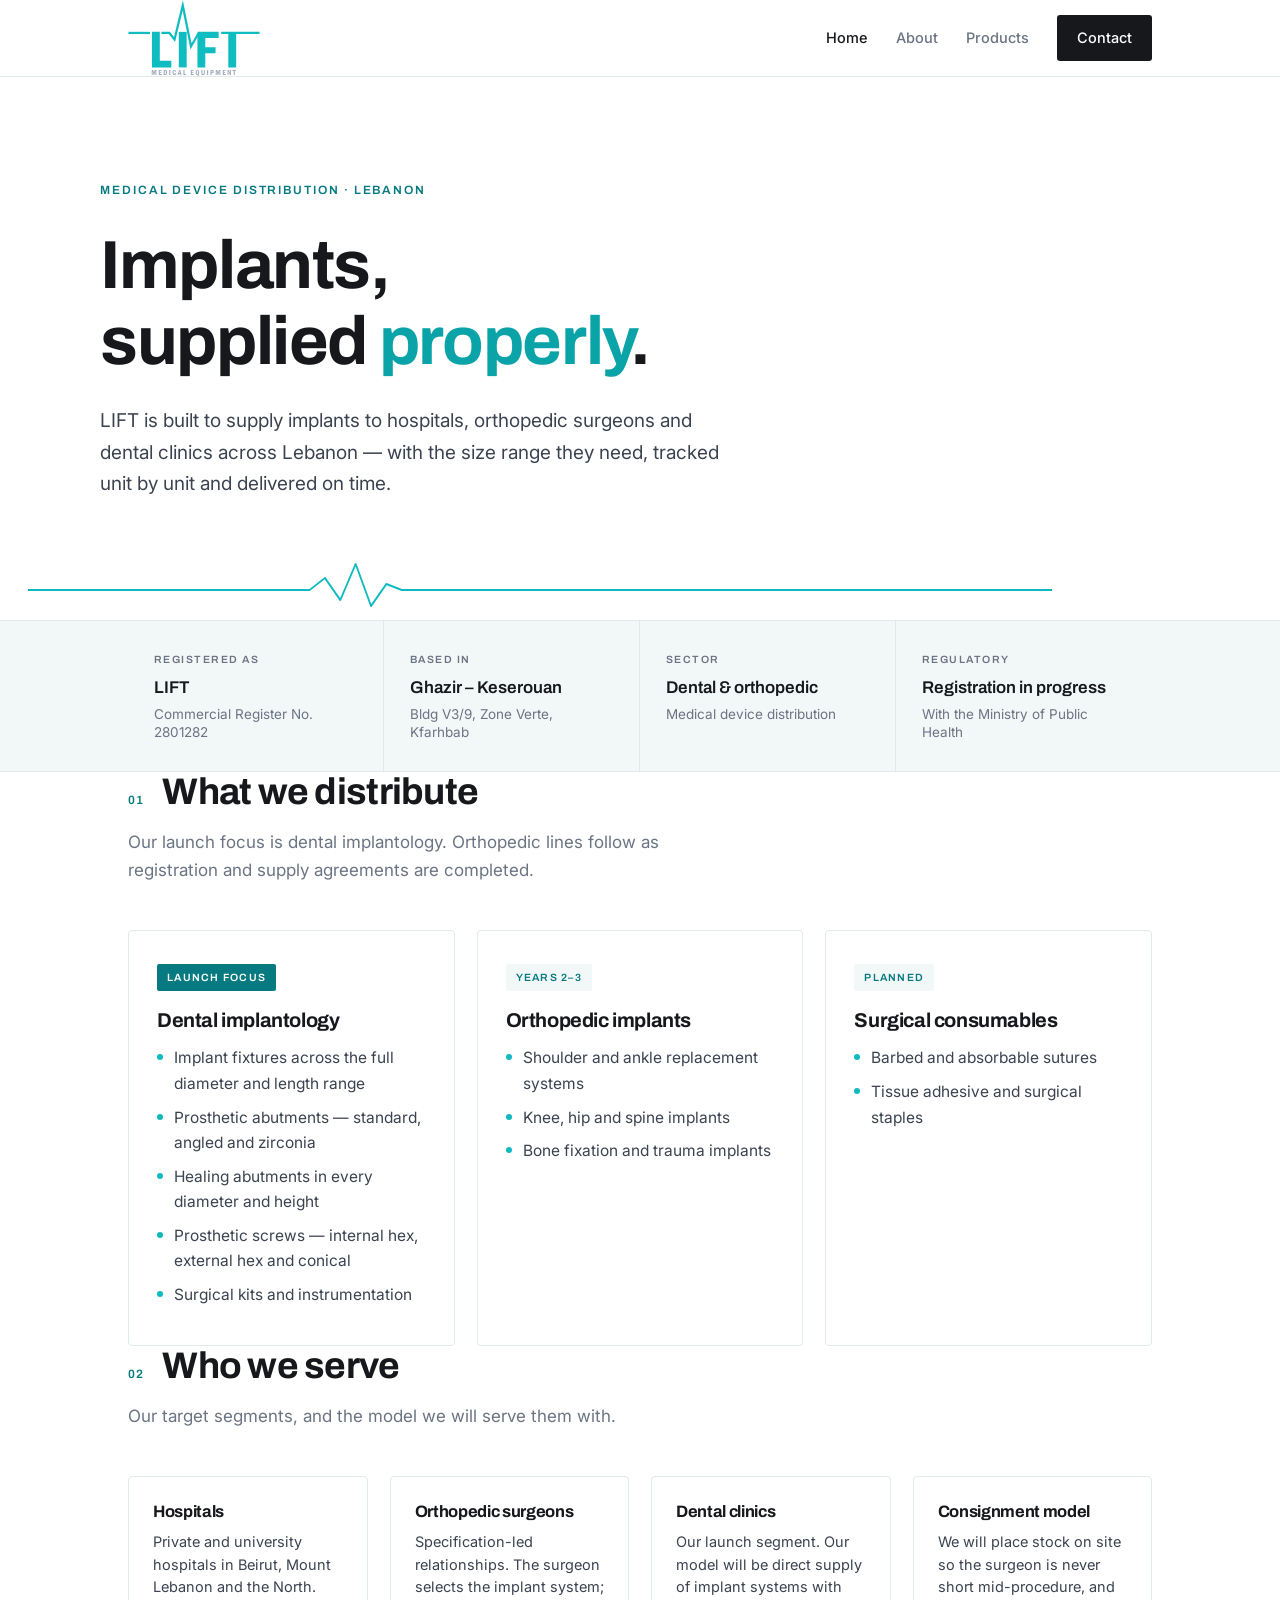
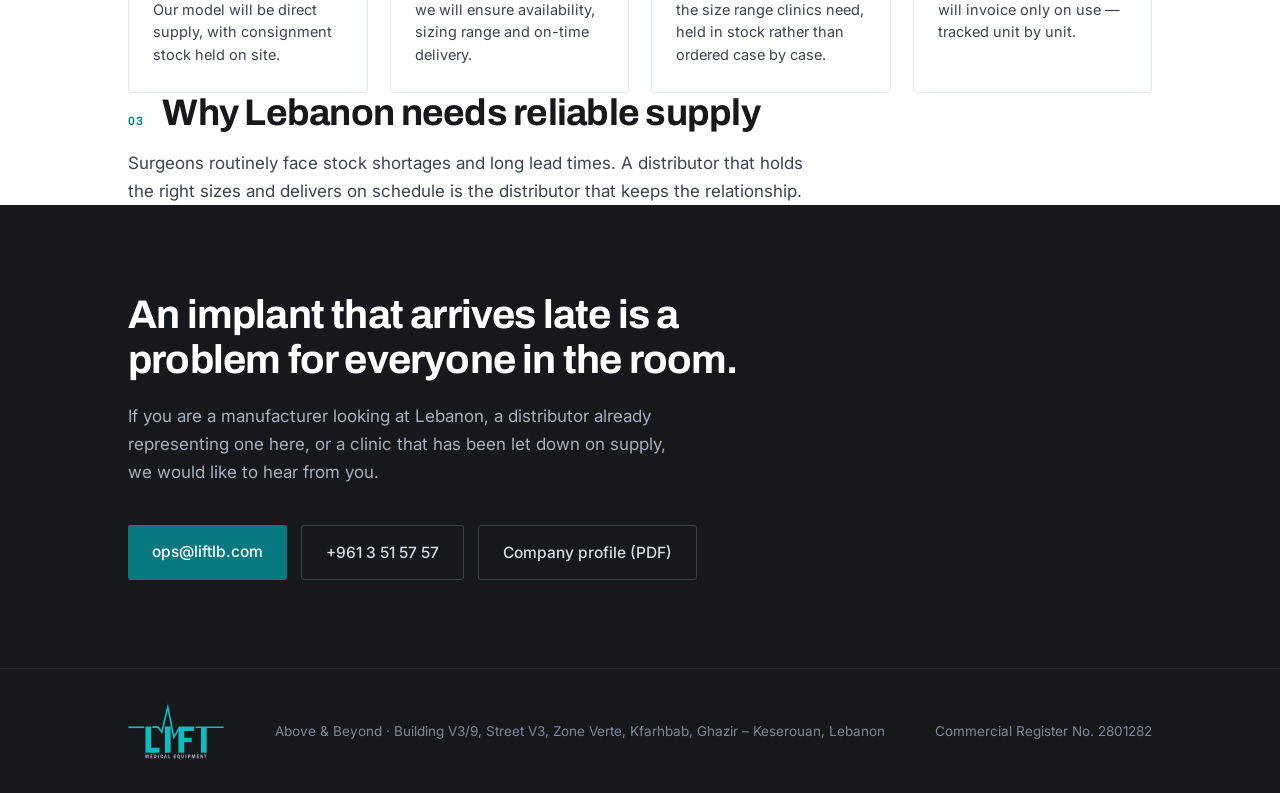
<file: index.html>
<!DOCTYPE html>
<html lang="en">
<head>
<meta charset="utf-8">
<meta name="viewport" content="width=device-width, initial-scale=1">
<title>LIFT — Dental and orthopedic implant distribution, Lebanon</title>
<meta name="description" content="LIFT distributes dental and orthopedic implants to hospitals, orthopedic surgeons and dental clinics in Lebanon. Commercial Register No. 2801282.">
<link rel="icon" href="logo.svg" type="image/svg+xml">
<link rel="preconnect" href="https://fonts.googleapis.com">
<link rel="preconnect" href="https://fonts.gstatic.com" crossorigin>
<link href="https://fonts.googleapis.com/css2?family=Archivo:wght@500;600;700&family=Inter:wght@400;500&display=swap" rel="stylesheet">
<link rel="stylesheet" href="style.css">
</head>
<body>

<header>
  <div class="wrap bar">
    <a href="index.html" class="mark" aria-label="LIFT Medical Equipment — home">
      <img src="logo.svg" alt="LIFT Medical Equipment">
    </a>
    <nav class="nav">
      <a href="index.html" class="on">Home</a>
      <a href="about.html">About</a>
      <a href="products.html">Products</a>
      <a href="contact.html" class="btn">Contact</a>
    </nav>
  </div>
</header>

<div class="wrap hero">
  <p class="eyebrow">Medical device distribution · Lebanon</p>
  <h1>Implants,<br>supplied <em>properly</em>.</h1>
  <p class="lede">LIFT is built to supply implants to hospitals, orthopedic surgeons and dental
     clinics across Lebanon — with the size range they need, tracked unit by unit and
     delivered on time.</p>
</div>

<div class="wrap pulse" aria-hidden="true">
  <svg viewBox="0 0 1200 56" preserveAspectRatio="none">
    <path d="M0 34 L300 34 L330 34 L348 22 L366 44 L384 8 L402 50 L420 28 L438 34 L900 34 L1200 34"/>
  </svg>
</div>

<div class="verify">
  <div class="wrap">
    <div class="vgrid">
      <div class="vcell">
        <div class="vk">Registered as</div>
        <div class="vv">LIFT<small>Commercial Register No. 2801282</small></div>
      </div>
      <div class="vcell">
        <div class="vk">Based in</div>
        <div class="vv">Ghazir – Keserouan<small>Bldg V3/9, Zone Verte, Kfarhbab</small></div>
      </div>
      <div class="vcell">
        <div class="vk">Sector</div>
        <div class="vv">Dental &amp; orthopedic<small>Medical device distribution</small></div>
      </div>
      <div class="vcell">
        <div class="vk">Regulatory</div>
        <div class="vv">Registration in progress<small>With the Ministry of Public Health</small></div>
      </div>
    </div>
  </div>
</div>

<section class="wrap">
  <div class="shead"><span class="snum">01</span><h2>What we distribute</h2></div>
  <p class="sub">Our launch focus is dental implantology. Orthopedic lines follow as
     registration and supply agreements are completed.</p>
  <div class="range">
    <div class="card">
      <span class="tag now">Launch focus</span>
      <h3>Dental implantology</h3>
      <ul>
        <li>Implant fixtures across the full diameter and length range</li>
        <li>Prosthetic abutments — standard, angled and zirconia</li>
        <li>Healing abutments in every diameter and height</li>
        <li>Prosthetic screws — internal hex, external hex and conical</li>
        <li>Surgical kits and instrumentation</li>
      </ul>
    </div>
    <div class="card">
      <span class="tag soon">Years 2–3</span>
      <h3>Orthopedic implants</h3>
      <ul>
        <li>Shoulder and ankle replacement systems</li>
        <li>Knee, hip and spine implants</li>
        <li>Bone fixation and trauma implants</li>
      </ul>
    </div>
    <div class="card">
      <span class="tag soon">Planned</span>
      <h3>Surgical consumables</h3>
      <ul>
        <li>Barbed and absorbable sutures</li>
        <li>Tissue adhesive and surgical staples</li>
      </ul>
    </div>
  </div>
</section>

<section class="wrap tight">
  <div class="shead"><span class="snum">02</span><h2>Who we serve</h2></div>
  <p class="sub">Our target segments, and the model we will serve them with.</p>
  <div class="audience">
    <div class="acard">
      <h3>Hospitals</h3>
      <p>Private and university hospitals in Beirut, Mount Lebanon and the North.
         Our model will be direct supply, with consignment stock held on site.</p>
    </div>
    <div class="acard">
      <h3>Orthopedic surgeons</h3>
      <p>Specification-led relationships. The surgeon selects the implant system;
         we will ensure availability, sizing range and on-time delivery.</p>
    </div>
    <div class="acard">
      <h3>Dental clinics</h3>
      <p>Our launch segment. Our model will be direct supply of implant systems with
         the size range clinics need, held in stock rather than ordered case by case.</p>
    </div>
    <div class="acard">
      <h3>Consignment model</h3>
      <p>We will place stock on site so the surgeon is never short mid-procedure, and
         will invoice only on use — tracked unit by unit.</p>
    </div>
  </div>
</section>

<section class="wrap tight">
  <div class="shead"><span class="snum">03</span><h2>Why Lebanon needs reliable supply</h2></div>
  <div class="prose">
    <p>Surgeons routinely face stock shortages and long lead times. A distributor that
       holds the right sizes and delivers on schedule is the distributor that keeps the
       relationship.</p>
  </div>
</section>

<div class="close">
  <div class="wrap">
    <h2>An implant that arrives late is a problem for everyone in the room.</h2>
    <p>If you are a manufacturer looking at Lebanon, a distributor already representing
       one here, or a clinic that has been let down on supply, we would like to hear from you.</p>
    <div class="contact">
      <a class="primary" href="mailto:ops@liftlb.com">ops@liftlb.com</a>
      <a class="ghost" href="tel:+96135157577">+961 3 51 57 57</a>
      <a class="ghost" href="LIFT_Company_Profile.pdf" target="_blank" rel="noopener">Company profile (PDF)</a>
    </div>
  </div>
</div>

<footer>
  <div class="wrap frow">
    <span class="mark" aria-hidden="true"><img src="logo.svg" alt=""></span>
    <span>Above &amp; Beyond · Building V3/9, Street V3, Zone Verte, Kfarhbab, Ghazir – Keserouan, Lebanon</span>
    <span>Commercial Register No. 2801282</span>
  </div>
</footer>

</body>
</html>
</file>
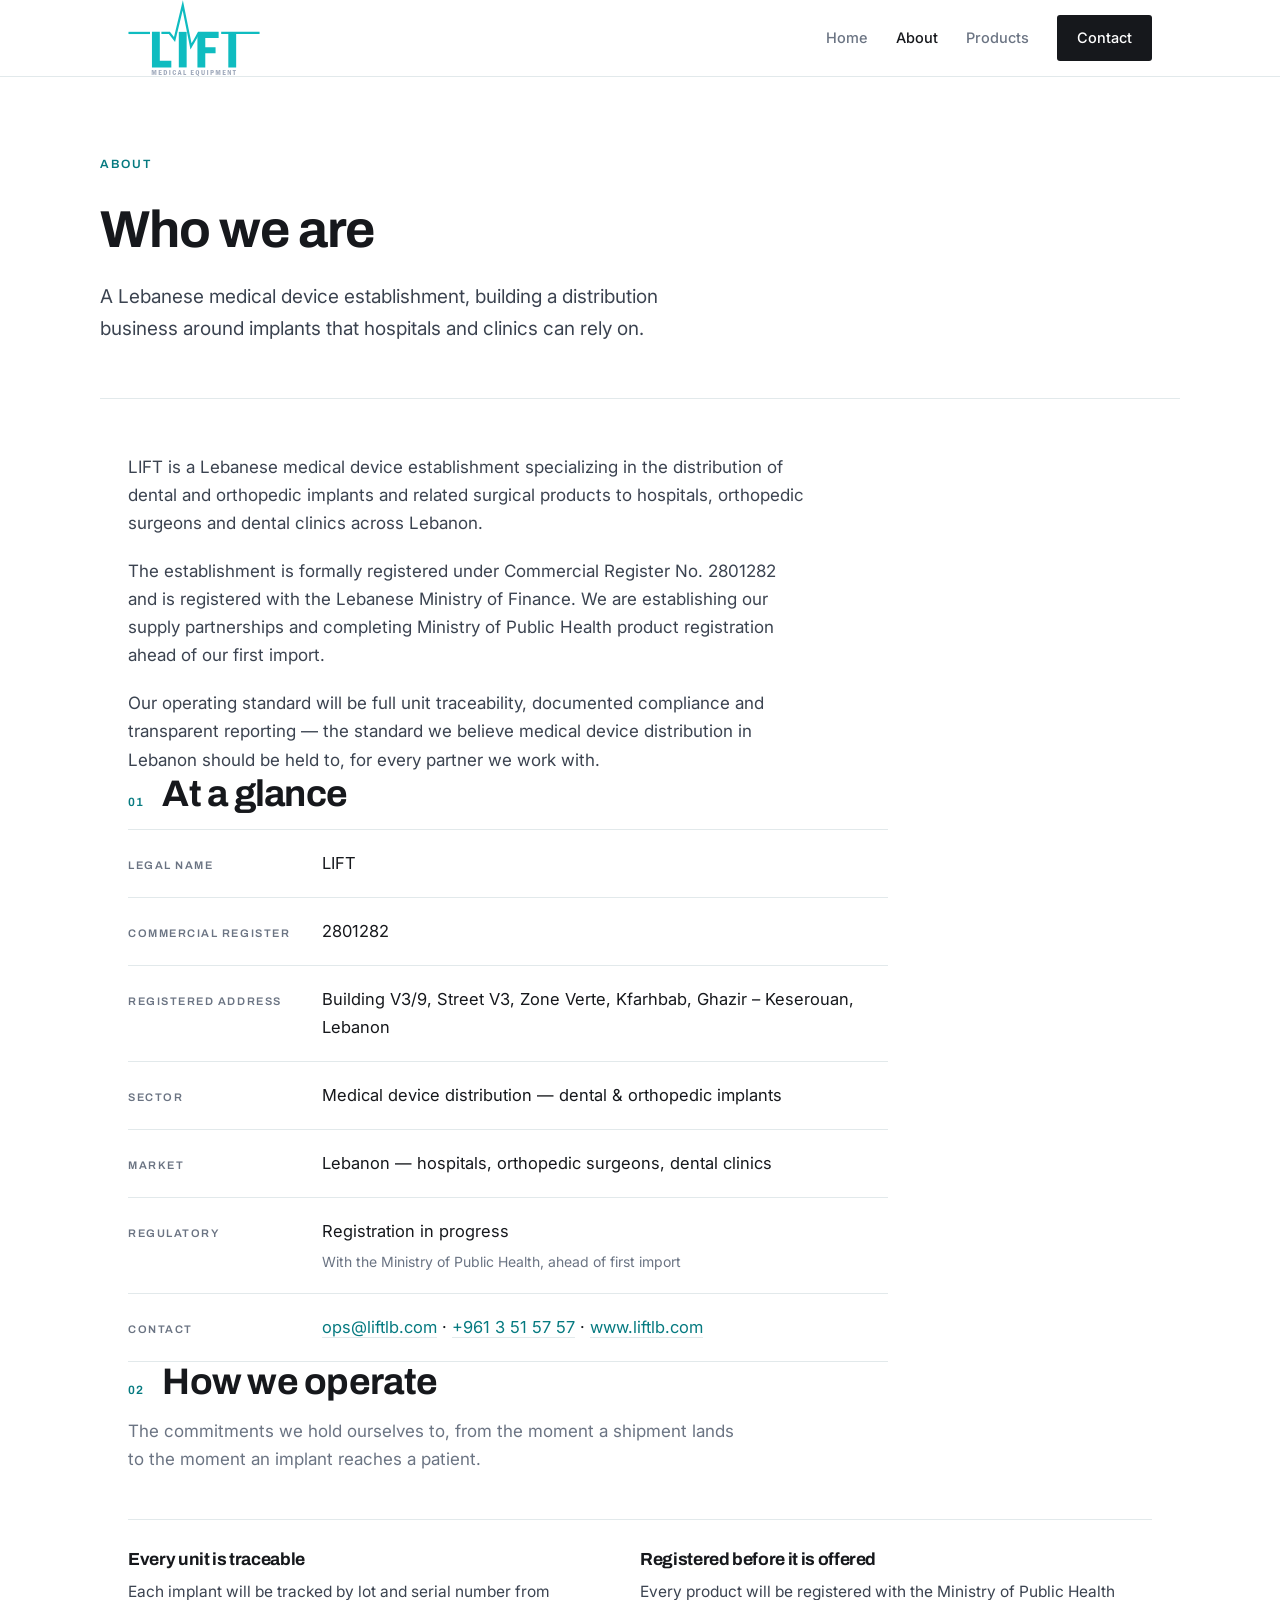
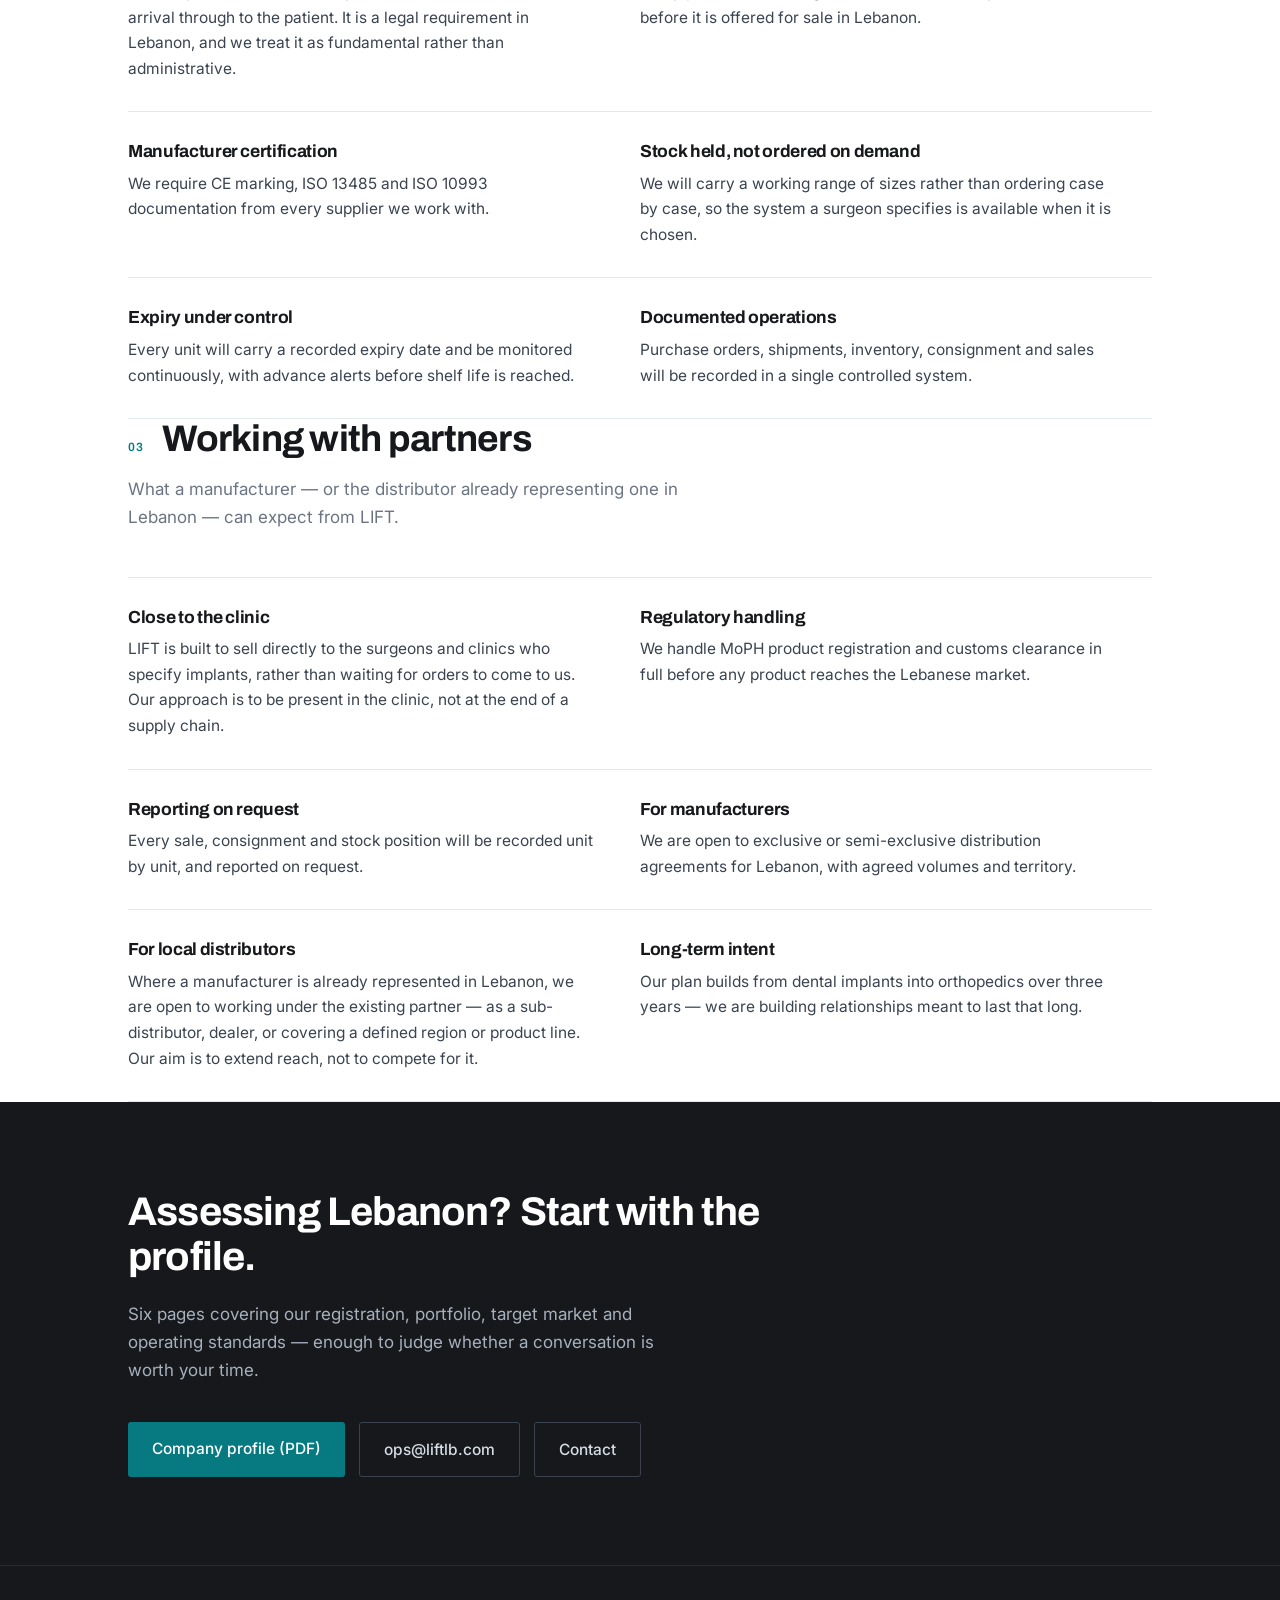
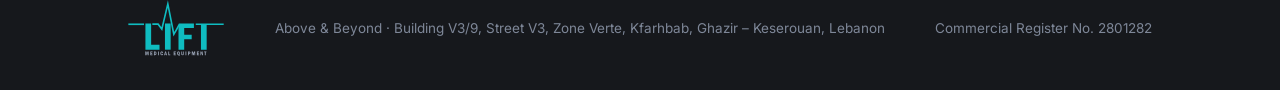
<file: about.html>
<!DOCTYPE html>
<html lang="en">
<head>
<meta charset="utf-8">
<meta name="viewport" content="width=device-width, initial-scale=1">
<title>About LIFT — Medical device distribution, Lebanon</title>
<meta name="description" content="LIFT is a Lebanese medical device establishment distributing dental and orthopedic implants. Commercial Register No. 2801282.">
<link rel="icon" href="logo.svg" type="image/svg+xml">
<link rel="preconnect" href="https://fonts.googleapis.com">
<link rel="preconnect" href="https://fonts.gstatic.com" crossorigin>
<link href="https://fonts.googleapis.com/css2?family=Archivo:wght@500;600;700&family=Inter:wght@400;500&display=swap" rel="stylesheet">
<link rel="stylesheet" href="style.css">
</head>
<body>

<header>
  <div class="wrap bar">
    <a href="index.html" class="mark" aria-label="LIFT Medical Equipment — home">
      <img src="logo.svg" alt="LIFT Medical Equipment">
    </a>
    <nav class="nav">
      <a href="index.html">Home</a>
      <a href="about.html" class="on">About</a>
      <a href="products.html">Products</a>
      <a href="contact.html" class="btn">Contact</a>
    </nav>
  </div>
</header>

<div class="wrap phead">
  <p class="eyebrow">About</p>
  <h1>Who we are</h1>
  <p class="lede">A Lebanese medical device establishment, building a distribution business
     around implants that hospitals and clinics can rely on.</p>
  <div class="rule"></div>
</div>

<section class="wrap tight" style="padding-top:54px">
  <div class="prose">
    <p>LIFT is a Lebanese medical device establishment specializing in the
       distribution of dental and orthopedic implants and related surgical products to
       hospitals, orthopedic surgeons and dental clinics across Lebanon.</p>
    <p>The establishment is formally registered under Commercial Register No. 2801282 and is
       registered with the Lebanese Ministry of Finance. We are establishing our supply
       partnerships and completing Ministry of Public Health product registration ahead
       of our first import.</p>
    <p>Our operating standard will be full unit traceability, documented compliance and
       transparent reporting — the standard we believe medical device distribution in
       Lebanon should be held to, for every partner we work with.</p>
  </div>
</section>

<section class="wrap tight">
  <div class="shead"><span class="snum">01</span><h2>At a glance</h2></div>
  <div class="rows">
    <div class="row"><div class="rk">Legal name</div><div class="rv">LIFT</div></div>
    <div class="row"><div class="rk">Commercial register</div><div class="rv">2801282</div></div>
    <div class="row"><div class="rk">Registered address</div><div class="rv">Building V3/9, Street V3, Zone Verte, Kfarhbab, Ghazir – Keserouan, Lebanon</div></div>
    <div class="row"><div class="rk">Sector</div><div class="rv">Medical device distribution — dental &amp; orthopedic implants</div></div>
    <div class="row"><div class="rk">Market</div><div class="rv">Lebanon — hospitals, orthopedic surgeons, dental clinics</div></div>
    <div class="row"><div class="rk">Regulatory</div><div class="rv">Registration in progress<small>With the Ministry of Public Health, ahead of first import</small></div></div>
    <div class="row"><div class="rk">Contact</div><div class="rv"><a href="mailto:ops@liftlb.com">ops@liftlb.com</a> · <a href="tel:+96135157577">+961 3 51 57 57</a> · <a href="https://www.liftlb.com">www.liftlb.com</a></div></div>
  </div>
</section>

<section class="wrap tight">
  <div class="shead"><span class="snum">02</span><h2>How we operate</h2></div>
  <p class="sub">The commitments we hold ourselves to, from the moment a shipment lands
     to the moment an implant reaches a patient.</p>
  <div class="ops">
    <div class="op">
      <h3>Every unit is traceable</h3>
      <p>Each implant will be tracked by lot and serial number from arrival through to
         the patient. It is a legal requirement in Lebanon, and we treat it as fundamental
         rather than administrative.</p>
    </div>
    <div class="op">
      <h3>Registered before it is offered</h3>
      <p>Every product will be registered with the Ministry of Public Health before it is
         offered for sale in Lebanon.</p>
    </div>
    <div class="op">
      <h3>Manufacturer certification</h3>
      <p>We require CE marking, ISO 13485 and ISO 10993 documentation from every
         supplier we work with.</p>
    </div>
    <div class="op">
      <h3>Stock held, not ordered on demand</h3>
      <p>We will carry a working range of sizes rather than ordering case by case, so
         the system a surgeon specifies is available when it is chosen.</p>
    </div>
    <div class="op">
      <h3>Expiry under control</h3>
      <p>Every unit will carry a recorded expiry date and be monitored continuously,
         with advance alerts before shelf life is reached.</p>
    </div>
    <div class="op">
      <h3>Documented operations</h3>
      <p>Purchase orders, shipments, inventory, consignment and sales will be recorded
         in a single controlled system.</p>
    </div>
  </div>
</section>

<section class="wrap tight">
  <div class="shead"><span class="snum">03</span><h2>Working with partners</h2></div>
  <p class="sub">What a manufacturer — or the distributor already representing one
     in Lebanon — can expect from LIFT.</p>
  <div class="ops">
    <div class="op">
      <h3>Close to the clinic</h3>
      <p>LIFT is built to sell directly to the surgeons and clinics who specify implants,
         rather than waiting for orders to come to us. Our approach is to be present in
         the clinic, not at the end of a supply chain.</p>
    </div>
    <div class="op">
      <h3>Regulatory handling</h3>
      <p>We handle MoPH product registration and customs clearance in full before any
         product reaches the Lebanese market.</p>
    </div>
    <div class="op">
      <h3>Reporting on request</h3>
      <p>Every sale, consignment and stock position will be recorded unit by unit, and
         reported on request.</p>
    </div>
    <div class="op">
      <h3>For manufacturers</h3>
      <p>We are open to exclusive or semi-exclusive distribution agreements for Lebanon,
         with agreed volumes and territory.</p>
    </div>
    <div class="op">
      <h3>For local distributors</h3>
      <p>Where a manufacturer is already represented in Lebanon, we are open to working
         under the existing partner — as a sub-distributor, dealer, or covering a defined
         region or product line. Our aim is to extend reach, not to compete for it.</p>
    </div>
    <div class="op">
      <h3>Long-term intent</h3>
      <p>Our plan builds from dental implants into orthopedics over three years — we are
         building relationships meant to last that long.</p>
    </div>
  </div>
</section>

<div class="close">
  <div class="wrap">
    <h2>Assessing Lebanon? Start with the profile.</h2>
    <p>Six pages covering our registration, portfolio, target market and operating
       standards — enough to judge whether a conversation is worth your time.</p>
    <div class="contact">
      <a class="primary" href="LIFT_Company_Profile.pdf" target="_blank" rel="noopener">Company profile (PDF)</a>
      <a class="ghost" href="mailto:ops@liftlb.com">ops@liftlb.com</a>
      <a class="ghost" href="contact.html">Contact</a>
    </div>
  </div>
</div>

<footer>
  <div class="wrap frow">
    <span class="mark" aria-hidden="true"><img src="logo.svg" alt=""></span>
    <span>Above &amp; Beyond · Building V3/9, Street V3, Zone Verte, Kfarhbab, Ghazir – Keserouan, Lebanon</span>
    <span>Commercial Register No. 2801282</span>
  </div>
</footer>

</body>
</html>
</file>
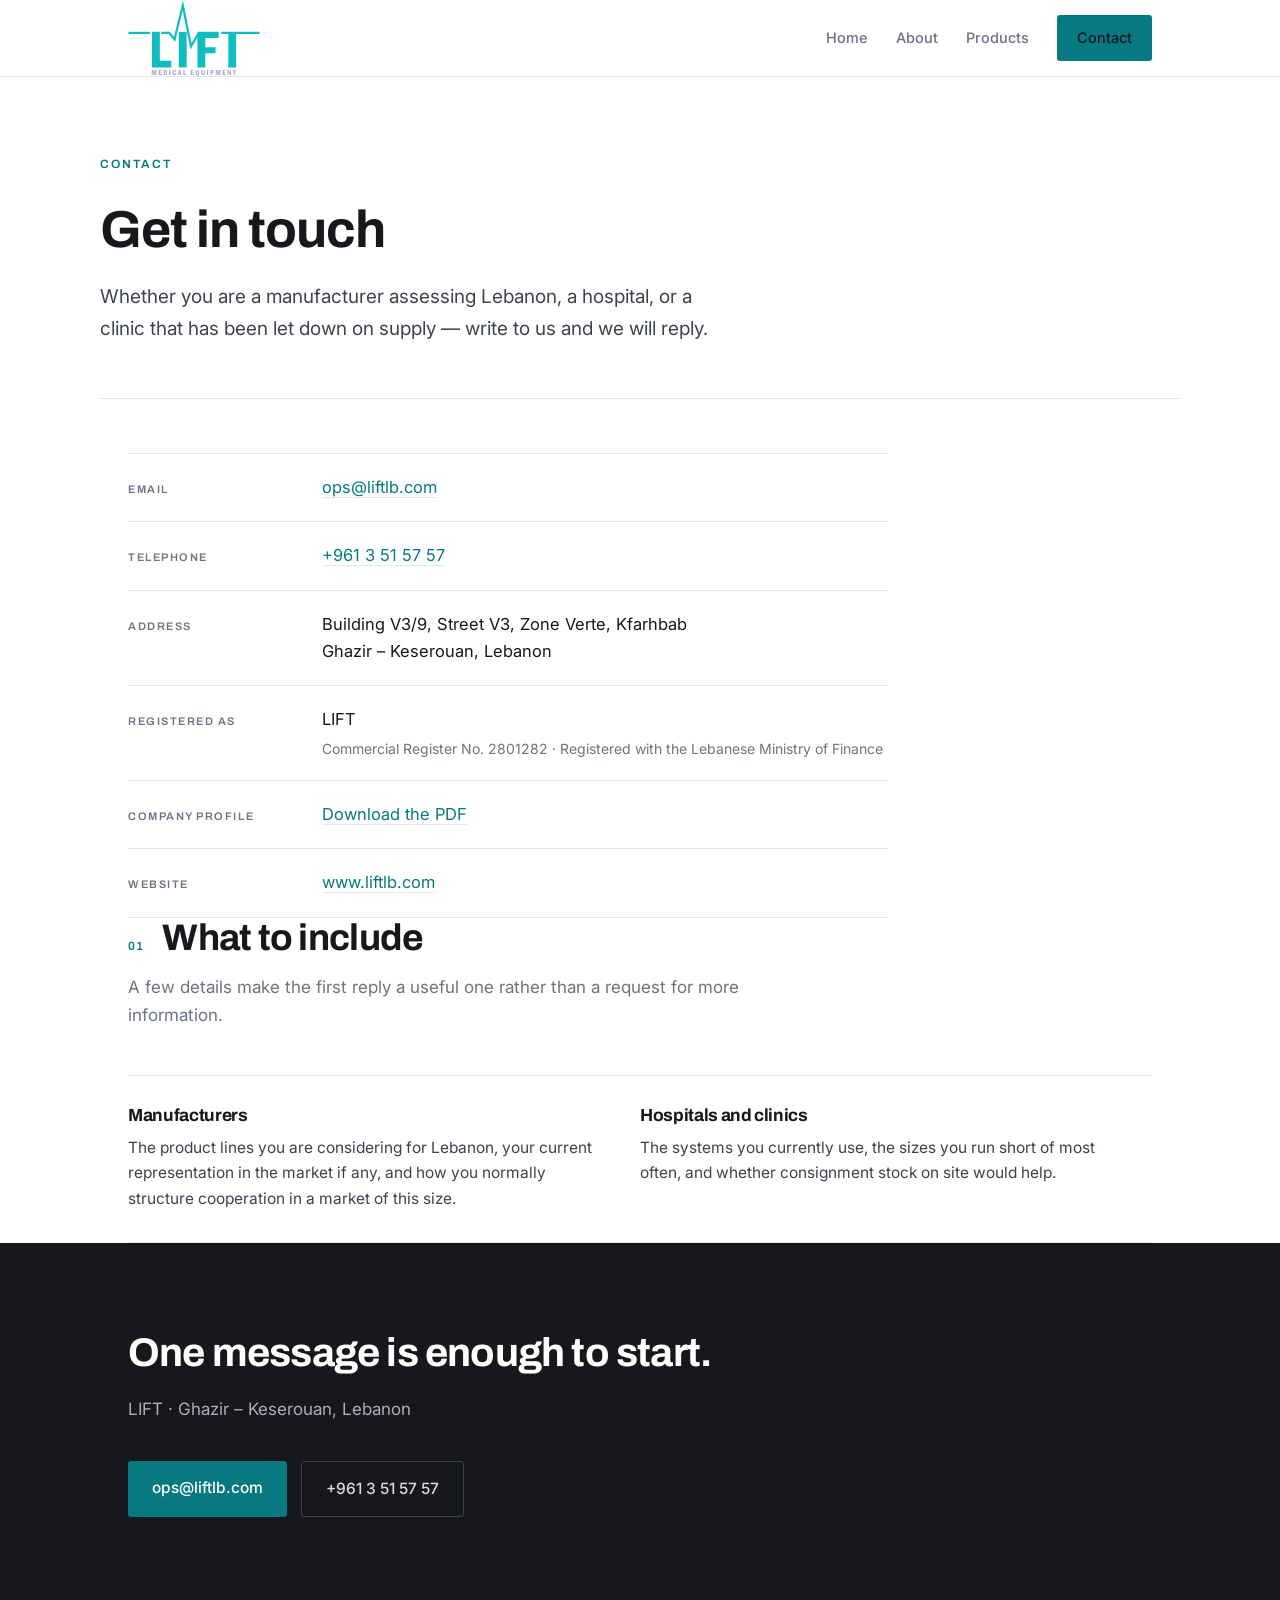
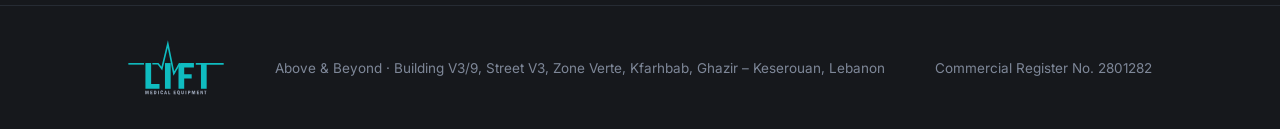
<file: contact.html>
<!DOCTYPE html>
<html lang="en">
<head>
<meta charset="utf-8">
<meta name="viewport" content="width=device-width, initial-scale=1">
<title>Contact LIFT — Ghazir, Lebanon</title>
<meta name="description" content="Contact LIFT — ops@liftlb.com, +961 3 51 57 57. Building V3/9, Street V3, Zone Verte, Kfarhbab, Ghazir – Keserouan, Lebanon.">
<link rel="icon" href="logo.svg" type="image/svg+xml">
<link rel="preconnect" href="https://fonts.googleapis.com">
<link rel="preconnect" href="https://fonts.gstatic.com" crossorigin>
<link href="https://fonts.googleapis.com/css2?family=Archivo:wght@500;600;700&family=Inter:wght@400;500&display=swap" rel="stylesheet">
<link rel="stylesheet" href="style.css">
</head>
<body>

<header>
  <div class="wrap bar">
    <a href="index.html" class="mark" aria-label="LIFT Medical Equipment — home">
      <img src="logo.svg" alt="LIFT Medical Equipment">
    </a>
    <nav class="nav">
      <a href="index.html">Home</a>
      <a href="about.html">About</a>
      <a href="products.html">Products</a>
      <a href="contact.html" class="btn on">Contact</a>
    </nav>
  </div>
</header>

<div class="wrap phead">
  <p class="eyebrow">Contact</p>
  <h1>Get in touch</h1>
  <p class="lede">Whether you are a manufacturer assessing Lebanon, a hospital, or a
     clinic that has been let down on supply — write to us and we will reply.</p>
  <div class="rule"></div>
</div>

<section class="wrap tight" style="padding-top:54px">
  <div class="rows">
    <div class="row">
      <div class="rk">Email</div>
      <div class="rv"><a href="mailto:ops@liftlb.com">ops@liftlb.com</a></div>
    </div>
    <div class="row">
      <div class="rk">Telephone</div>
      <div class="rv"><a href="tel:+96135157577">+961 3 51 57 57</a></div>
    </div>
    <div class="row">
      <div class="rk">Address</div>
      <div class="rv">Building V3/9, Street V3, Zone Verte, Kfarhbab<br>
        Ghazir – Keserouan, Lebanon</div>
    </div>
    <div class="row">
      <div class="rk">Registered as</div>
      <div class="rv">LIFT<small>Commercial Register No. 2801282 · Registered with the
        Lebanese Ministry of Finance</small></div>
    </div>
    <div class="row">
      <div class="rk">Company profile</div>
      <div class="rv"><a href="LIFT_Company_Profile.pdf" target="_blank" rel="noopener">Download the PDF</a></div>
    </div>
    <div class="row">
      <div class="rk">Website</div>
      <div class="rv"><a href="https://www.liftlb.com">www.liftlb.com</a></div>
    </div>
  </div>
</section>

<section class="wrap tight">
  <div class="shead"><span class="snum">01</span><h2>What to include</h2></div>
  <p class="sub">A few details make the first reply a useful one rather than a
     request for more information.</p>
  <div class="ops">
    <div class="op">
      <h3>Manufacturers</h3>
      <p>The product lines you are considering for Lebanon, your current
         representation in the market if any, and how you normally structure
         cooperation in a market of this size.</p>
    </div>
    <div class="op">
      <h3>Hospitals and clinics</h3>
      <p>The systems you currently use, the sizes you run short of most often, and
         whether consignment stock on site would help.</p>
    </div>
  </div>
</section>

<div class="close">
  <div class="wrap">
    <h2>One message is enough to start.</h2>
    <p>LIFT · Ghazir – Keserouan, Lebanon</p>
    <div class="contact">
      <a class="primary" href="mailto:ops@liftlb.com">ops@liftlb.com</a>
      <a class="ghost" href="tel:+96135157577">+961 3 51 57 57</a>
    </div>
  </div>
</div>

<footer>
  <div class="wrap frow">
    <span class="mark" aria-hidden="true"><img src="logo.svg" alt=""></span>
    <span>Above &amp; Beyond · Building V3/9, Street V3, Zone Verte, Kfarhbab, Ghazir – Keserouan, Lebanon</span>
    <span>Commercial Register No. 2801282</span>
  </div>
</footer>

</body>
</html>
</file>
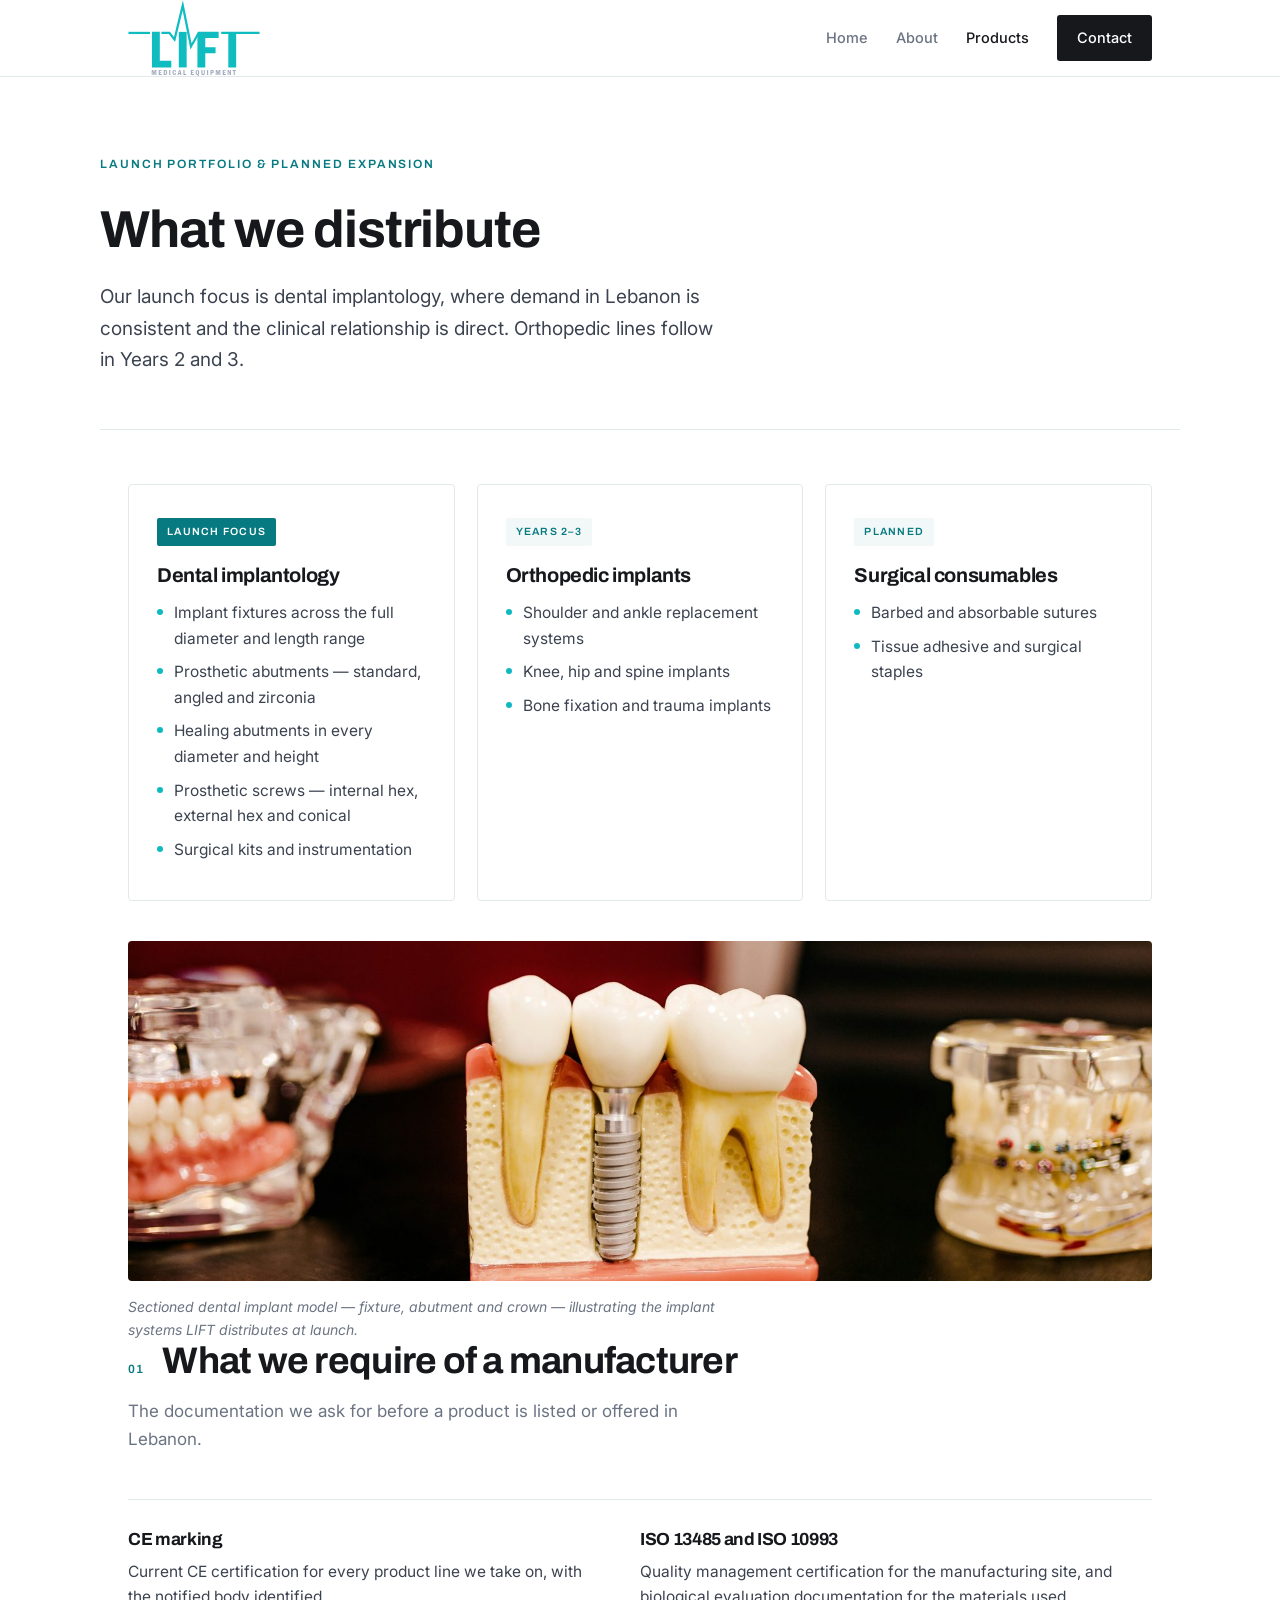
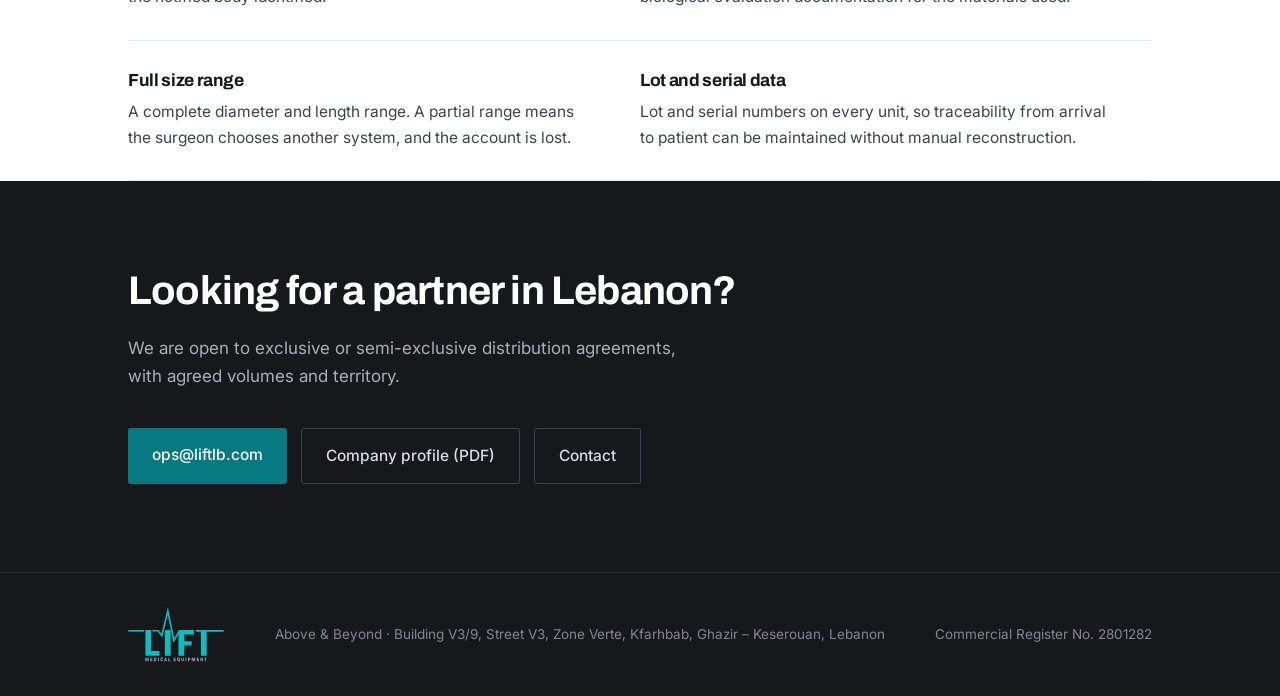
<file: products.html>
<!DOCTYPE html>
<html lang="en">
<head>
<meta charset="utf-8">
<meta name="viewport" content="width=device-width, initial-scale=1">
<title>Products — LIFT dental and orthopedic implants, Lebanon</title>
<meta name="description" content="Dental implant fixtures, abutments and prosthetic components, with orthopedic implants and surgical consumables to follow. LIFT, Lebanon.">
<link rel="icon" href="logo.svg" type="image/svg+xml">
<link rel="preconnect" href="https://fonts.googleapis.com">
<link rel="preconnect" href="https://fonts.gstatic.com" crossorigin>
<link href="https://fonts.googleapis.com/css2?family=Archivo:wght@500;600;700&family=Inter:wght@400;500&display=swap" rel="stylesheet">
<link rel="stylesheet" href="style.css">
</head>
<body>

<header>
  <div class="wrap bar">
    <a href="index.html" class="mark" aria-label="LIFT Medical Equipment — home">
      <img src="logo.svg" alt="LIFT Medical Equipment">
    </a>
    <nav class="nav">
      <a href="index.html">Home</a>
      <a href="about.html">About</a>
      <a href="products.html" class="on">Products</a>
      <a href="contact.html" class="btn">Contact</a>
    </nav>
  </div>
</header>

<div class="wrap phead">
  <p class="eyebrow">Launch portfolio &amp; planned expansion</p>
  <h1>What we distribute</h1>
  <p class="lede">Our launch focus is dental implantology, where demand in Lebanon is
     consistent and the clinical relationship is direct. Orthopedic lines follow in
     Years 2 and 3.</p>
  <div class="rule"></div>
</div>

<section class="wrap tight" style="padding-top:54px">
  <div class="range">
    <div class="card">
      <span class="tag now">Launch focus</span>
      <h2>Dental implantology</h2>
      <ul>
        <li>Implant fixtures across the full diameter and length range</li>
        <li>Prosthetic abutments — standard, angled and zirconia</li>
        <li>Healing abutments in every diameter and height</li>
        <li>Prosthetic screws — internal hex, external hex and conical</li>
        <li>Surgical kits and instrumentation</li>
      </ul>
    </div>
    <div class="card">
      <span class="tag soon">Years 2–3</span>
      <h2>Orthopedic implants</h2>
      <ul>
        <li>Shoulder and ankle replacement systems</li>
        <li>Knee, hip and spine implants</li>
        <li>Bone fixation and trauma implants</li>
      </ul>
    </div>
    <div class="card">
      <span class="tag soon">Planned</span>
      <h2>Surgical consumables</h2>
      <ul>
        <li>Barbed and absorbable sutures</li>
        <li>Tissue adhesive and surgical staples</li>
      </ul>
    </div>
  </div>

  <div class="photo-strip">
    <img src="dental-implant.jpg" alt="Sectioned dental implant model showing fixture, abutment and crown">
    <p class="photo-cap">Sectioned dental implant model — fixture, abutment and crown —
       illustrating the implant systems LIFT distributes at launch.</p>
  </div>
</section>

<section class="wrap tight">
  <div class="shead"><span class="snum">01</span><h2>What we require of a manufacturer</h2></div>
  <p class="sub">The documentation we ask for before a product is listed or offered
     in Lebanon.</p>
  <div class="ops">
    <div class="op">
      <h3>CE marking</h3>
      <p>Current CE certification for every product line we take on, with the notified
         body identified.</p>
    </div>
    <div class="op">
      <h3>ISO 13485 and ISO 10993</h3>
      <p>Quality management certification for the manufacturing site, and biological
         evaluation documentation for the materials used.</p>
    </div>
    <div class="op">
      <h3>Full size range</h3>
      <p>A complete diameter and length range. A partial range means the surgeon
         chooses another system, and the account is lost.</p>
    </div>
    <div class="op">
      <h3>Lot and serial data</h3>
      <p>Lot and serial numbers on every unit, so traceability from arrival to patient
         can be maintained without manual reconstruction.</p>
    </div>
  </div>
</section>

<div class="close">
  <div class="wrap">
    <h2>Looking for a partner in Lebanon?</h2>
    <p>We are open to exclusive or semi-exclusive distribution agreements, with agreed
       volumes and territory.</p>
    <div class="contact">
      <a class="primary" href="mailto:ops@liftlb.com">ops@liftlb.com</a>
      <a class="ghost" href="LIFT_Company_Profile.pdf" target="_blank" rel="noopener">Company profile (PDF)</a>
      <a class="ghost" href="contact.html">Contact</a>
    </div>
  </div>
</div>

<footer>
  <div class="wrap frow">
    <span class="mark" aria-hidden="true"><img src="logo.svg" alt=""></span>
    <span>Above &amp; Beyond · Building V3/9, Street V3, Zone Verte, Kfarhbab, Ghazir – Keserouan, Lebanon</span>
    <span>Commercial Register No. 2801282</span>
  </div>
</footer>

</body>
</html>
</file>
<file: style.css>
/* ==========================================================
   LIFT — liftlb.com
   Shared stylesheet. Edit colours and spacing here only.
   ========================================================== */

:root{
  --teal:#0EBAC0; --deep:#067A80; --ink:#16181C;
  --slate:#6B7483; --mist:#F2F7F8; --line:#E2E9EB; --paper:#fff;
  --body:#3B4350;
}

*{box-sizing:border-box;margin:0;padding:0}
html{scroll-behavior:smooth}
body{font:400 17px/1.65 Inter,system-ui,sans-serif;color:var(--ink);
     background:var(--paper);-webkit-font-smoothing:antialiased}
.wrap{max-width:1080px;margin:0 auto;padding:0 28px}
h1,h2,h3{font-family:Archivo,system-ui,sans-serif;font-weight:700;
         letter-spacing:-.02em;line-height:1.12}
a:focus-visible,button:focus-visible{outline:2px solid var(--deep);outline-offset:3px}

/* ── header ─────────────────────────────────────────────── */
header{position:sticky;top:0;z-index:50;background:rgba(255,255,255,.92);
       backdrop-filter:blur(10px);border-bottom:1px solid var(--line)}
.bar{display:flex;align-items:center;justify-content:space-between;
     gap:20px;min-height:76px;flex-wrap:wrap}
.mark{display:block;width:132px;flex:none}
.mark img{width:100%;height:auto;display:block}
.nav{display:flex;gap:28px;align-items:center}
.nav a{color:var(--slate);text-decoration:none;font-size:14.5px;font-weight:500}
.nav a:hover{color:var(--deep)}
.nav a.on{color:var(--ink)}
.nav .btn{background:var(--ink);color:#fff;padding:11px 20px;border-radius:3px}
.nav .btn:hover{background:var(--deep);color:#fff}
.nav .btn.on{background:var(--deep)}
@media(max-width:720px){
  .bar{padding-top:14px;padding-bottom:14px}
  .mark{width:104px}
  .nav{gap:18px;width:100%;justify-content:space-between;
       border-top:1px solid var(--line);padding-top:12px}
  .nav .btn{background:none;color:var(--slate);padding:0}
  .nav .btn:hover{background:none;color:var(--teal)}
  .nav .btn.on{background:none;color:var(--ink)}
}

/* ── hero (home) ────────────────────────────────────────── */
.hero{padding:104px 0 0}
.eyebrow{font-family:Archivo;font-size:12px;font-weight:600;letter-spacing:.16em;
         text-transform:uppercase;color:var(--deep);margin-bottom:26px}
.hero h1{font-size:clamp(38px,6vw,68px)}
.hero h1 em{font-style:normal;color:#0AA3A8}
.lede{margin-top:26px;max-width:620px;font-size:19px;color:var(--body)}

/* the pulse from the logo, used as the page's structural rule */
.pulse{margin:56px 0 0;height:56px;overflow:hidden}
.pulse svg{width:100%;height:56px;display:block}
.pulse path{fill:none;stroke:var(--teal);stroke-width:2;
  stroke-linecap:round;stroke-linejoin:round;
  stroke-dasharray:2400;stroke-dashoffset:2400;
  animation:draw 2.4s cubic-bezier(.6,0,.2,1) .3s forwards}
@keyframes draw{to{stroke-dashoffset:0}}
@media(prefers-reduced-motion:reduce){
  .pulse path{animation:none;stroke-dashoffset:0}
}

/* ── page header (inner pages) ──────────────────────────── */
.phead{padding:78px 0 0}
.phead h1{font-size:clamp(32px,5vw,52px)}
.phead .lede{margin-top:22px}
.rule{height:1px;background:var(--line);margin-top:54px}

/* ── verification strip ─────────────────────────────────── */
.verify{border-top:1px solid var(--line);border-bottom:1px solid var(--line);
        margin-top:8px;background:var(--mist)}
.vgrid{display:grid;grid-template-columns:repeat(4,1fr)}
.vcell{padding:30px 26px;border-right:1px solid var(--line)}
.vcell:last-child{border-right:0}
.vk{font-family:Archivo;font-size:10.5px;font-weight:600;letter-spacing:.14em;
    text-transform:uppercase;color:var(--slate);margin-bottom:9px}
.vv{font-family:Archivo;font-size:17px;font-weight:600;color:var(--ink);line-height:1.35}
.vv small{display:block;font-family:Inter;font-size:13.5px;font-weight:400;
          color:var(--slate);margin-top:5px}
@media(max-width:860px){
  .vgrid{grid-template-columns:repeat(2,1fr)}
  .vcell:nth-child(2){border-right:0}
  .vcell:nth-child(1),.vcell:nth-child(2){border-bottom:1px solid var(--line)}
}
@media(max-width:460px){
  .vgrid{grid-template-columns:1fr}
  .vcell{border-right:0;border-bottom:1px solid var(--line)}
}

/* ── sections ───────────────────────────────────────────── */
section{padding:92px 0}
section.tight{padding-top:0}
.shead{display:flex;align-items:baseline;gap:18px;margin-bottom:14px}
.shead h2{font-size:clamp(26px,3.4vw,37px)}
.snum{font-family:Archivo;font-size:12px;font-weight:600;
      color:var(--deep);letter-spacing:.1em}
.sub{color:var(--slate);max-width:620px;margin-bottom:46px}

/* prose */
.prose{max-width:680px}
.prose p{margin-bottom:20px;color:var(--body)}
.prose p:last-child{margin-bottom:0}

/* product cards */
.range{display:grid;grid-template-columns:repeat(3,1fr);gap:22px}
@media(max-width:880px){.range{grid-template-columns:1fr}}
.card{border:1px solid var(--line);border-radius:4px;padding:30px 28px;
      transition:border-color .18s,transform .18s}
.card:hover{border-color:var(--teal);transform:translateY(-2px)}
.card .tag{font-family:Archivo;font-size:10.5px;font-weight:600;letter-spacing:.12em;
           text-transform:uppercase;padding:5px 10px;border-radius:2px;
           display:inline-block;margin-bottom:18px}
.now{background:var(--deep);color:#fff}
.soon{background:var(--mist);color:var(--deep)}
.card h3,.card h2{font-size:20px;margin-bottom:14px}
.card ul{list-style:none;color:var(--body);font-size:15.5px}
.card li{padding-left:17px;position:relative;margin-bottom:8px}
.card li:before{content:"";position:absolute;left:0;top:9px;width:6px;height:6px;
                border-radius:50%;background:var(--teal)}

.photo-strip{margin-top:40px}
.photo-strip img{width:100%;height:340px;object-fit:cover;border-radius:4px;display:block}
.photo-cap{margin-top:14px;font-size:14px;color:var(--slate);
           font-style:italic;max-width:640px}

/* audience cards */
.audience{display:grid;grid-template-columns:repeat(4,1fr);gap:22px}
@media(max-width:880px){.audience{grid-template-columns:repeat(2,1fr)}}
@media(max-width:520px){.audience{grid-template-columns:1fr}}
.acard{border:1px solid var(--line);border-radius:4px;padding:26px 24px}
.acard h3{font-size:16.5px;margin-bottom:10px}
.acard p{font-size:14.5px;color:var(--body);line-height:1.55}

/* operations list */
.ops{display:grid;grid-template-columns:repeat(2,1fr);border-top:1px solid var(--line)}
@media(max-width:760px){.ops{grid-template-columns:1fr}}
.op{padding:30px 30px 30px 0;border-bottom:1px solid var(--line)}
.op:nth-child(odd){padding-right:44px}
.op h3{font-size:17.5px;margin-bottom:9px}
.op p{font-size:15.5px;color:var(--body)}

/* detail rows (contact / at a glance) */
.rows{border-top:1px solid var(--line);max-width:760px}
.row{display:flex;gap:24px;padding:20px 0;border-bottom:1px solid var(--line);
     flex-wrap:wrap;align-items:baseline}
.rk{font-family:Archivo;font-size:11px;font-weight:600;letter-spacing:.14em;
    text-transform:uppercase;color:var(--slate);width:170px;flex:none;padding-top:4px}
.rv{font-size:16.5px;color:var(--ink);flex:1;min-width:220px}
.rv a{color:var(--deep);text-decoration:none;border-bottom:1px solid var(--line)}
.rv a:hover{color:var(--deep);border-color:var(--deep)}
.rv small{display:block;font-size:14px;color:var(--slate);margin-top:4px}
@media(max-width:600px){.rk{width:100%}}

/* ── closing band ───────────────────────────────────────── */
.close{background:var(--ink);color:#fff;padding:88px 0}
.close h2{color:#fff;font-size:clamp(27px,3.6vw,40px);max-width:660px}
.close p{color:#A7B0BD;margin-top:20px;max-width:560px}
.contact{display:flex;flex-wrap:wrap;gap:14px;margin-top:38px}
.contact a{display:inline-block;padding:14px 24px;border-radius:3px;
           text-decoration:none;font-weight:500;font-size:15.5px}
.primary{background:var(--deep);color:#fff}
.primary:hover{background:#fff;color:var(--ink)}
.ghost{border:1px solid #3A4250;color:#D6DCE4}
.ghost:hover{border-color:var(--teal);color:var(--teal)}

/* ── footer ─────────────────────────────────────────────── */
footer{background:var(--ink);border-top:1px solid #262B33;padding:34px 0;
       color:#7E8798;font-size:13.5px}
.frow{display:flex;justify-content:space-between;gap:20px;
      flex-wrap:wrap;align-items:center}
footer .mark{width:96px}
</file>
